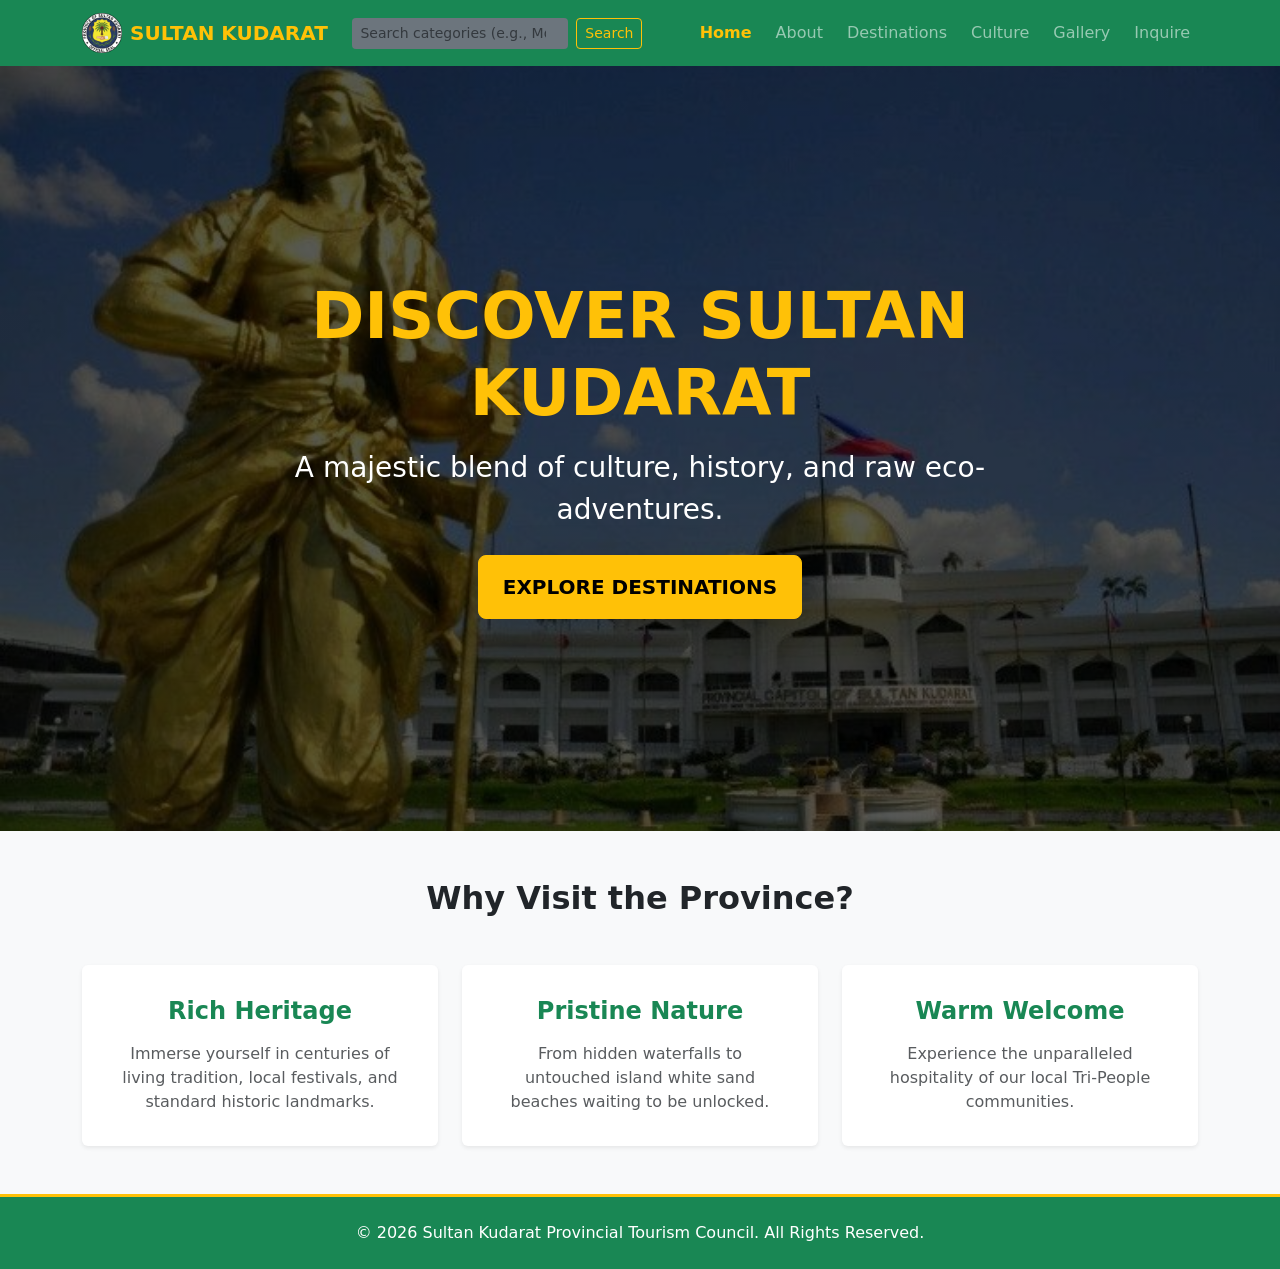
<file: index.html>
<!DOCTYPE html>
<html lang="en">
<head>
    <meta charset="UTF-8">
    <meta name="viewport" content="width=device-width, initial-scale=1.0">
    <title>Sultan Kudarat Tourism | Home</title>
    <link href="https://cdn.jsdelivr.net/npm/bootstrap@5.3.0/dist/css/bootstrap.min.css" rel="stylesheet">
    <style>
        .hero-banner {
            background: linear-gradient(rgba(0, 0, 0, 0.65), rgba(0, 0, 0, 0.65)), url('images/city.jpg') no-repeat center center/cover;
            min-height: 85vh;
            width: 100%;
        }
    </style>
    <link rel="stylesheet" href="style/style.css">
</head>
<body class="bg-light d-flex flex-column min-vh-100">

    <nav class="navbar navbar-expand-lg navbar-dark bg-success sticky-top">
        <div class="container">
            <a class="navbar-brand fw-bold text-warning d-flex align-items-center gap-2 col-7 col-sm-auto me-0" href="index.html">
                <img src="images/SKOS.png" alt="SK Logo" height="40" class="d-inline-block align-top rounded flex-shrink-0">
                <span class="custom-navbar-brand-text d-inline-block">SULTAN KUDARAT</span>
            </a>
            <button class="navbar-toggler" type="button" data-bs-toggle="collapse" data-bs-target="#navbarNav">
                <span class="navbar-toggler-icon"></span>
            </button>
            <div class="collapse navbar-collapse" id="navbarNav">
                <form class="d-flex mx-auto my-2 my-lg-0 col-12 col-lg-4" action="destinations.html" method="GET">
                    <input class="form-control form-control-sm me-2 bg-secondary text-white border-0" type="search" name="search" placeholder="Search categories (e.g., Mountain, Beach)..." aria-label="Search" value="">
                    <button class="btn btn-sm btn-outline-warning" type="submit">Search</button>
                </form>
                <ul class="navbar-nav ms-auto gap-2">
                    <li class="nav-item"><a class="nav-link active fw-semibold text-warning" href="index.html">Home</a></li>
                    <li class="nav-item"><a class="nav-link" href="about.html">About</a></li>
                    <li class="nav-item"><a class="nav-link" href="destinations.html">Destinations</a></li>
                    <li class="nav-item"><a class="nav-link" href="culture.html">Culture</a></li>
                    <li class="nav-item"><a class="nav-link" href="gallery.html">Gallery</a></li>
                    <li class="nav-item"><a class="nav-link" href="contact.html">Inquire</a></li>
                </ul>
            </div>
        </div>
    </nav>

    <div class="hero-banner d-flex align-items-center text-white text-center">
        <div class="container">
            <div class="row justify-content-center">
                <div class="col-md-10 col-lg-8">
                    <h1 class="display-3 fw-bold mb-3 text-warning text-uppercase tracking-wide">Discover Sultan Kudarat</h1>
                    <p class="lead mb-4 fs-3 fw-light">A majestic blend of culture, history, and raw eco-adventures.</p>
                    <a href="destinations.html" class="btn btn-warning btn-lg px-4 py-3 fw-bold shadow-lg text-uppercase">Explore Destinations</a>
                </div>
            </div>
        </div>
    </div>

    <div class="container my-5">
        <h2 class="text-center fw-bold mb-5 text-dark">Why Visit the Province?</h2>
        <div class="row g-4">
            <div class="col-md-4">
                <div class="card h-100 shadow-sm border-0 text-center p-3">
                    <div class="card-body">
                        <h4 class="card-title fw-bold text-success mb-3">Rich Heritage</h4>
                        <p class="card-text text-muted">Immerse yourself in centuries of living tradition, local festivals, and standard historic landmarks.</p>
                    </div>
                </div>
            </div>
            <div class="col-md-4">
                <div class="card h-100 shadow-sm border-0 text-center p-3">
                    <div class="card-body">
                        <h4 class="card-title fw-bold text-success mb-3">Pristine Nature</h4>
                        <p class="card-text text-muted">From hidden waterfalls to untouched island white sand beaches waiting to be unlocked.</p>
                    </div>
                </div>
            </div>
            <div class="col-md-4">
                <div class="card h-100 shadow-sm border-0 text-center p-3">
                    <div class="card-body">
                        <h4 class="card-title fw-bold text-success mb-3">Warm Welcome</h4>
                        <p class="card-text text-muted">Experience the unparalleled hospitality of our local Tri-People communities.</p>
                    </div>
                </div>
            </div>
        </div>
    </div>

    <footer class="bg-success text-white text-center py-4 mt-auto border-top border-warning border-3">
        <p class="mb-0">&copy; 2026 Sultan Kudarat Provincial Tourism Council. All Rights Reserved.</p>
    </footer>

    <script src="https://cdn.jsdelivr.net/npm/bootstrap@5.3.0/dist/js/bootstrap.bundle.min.js"></script>
    <script src="js/app.js"></script>
</body>
</html>
</file>
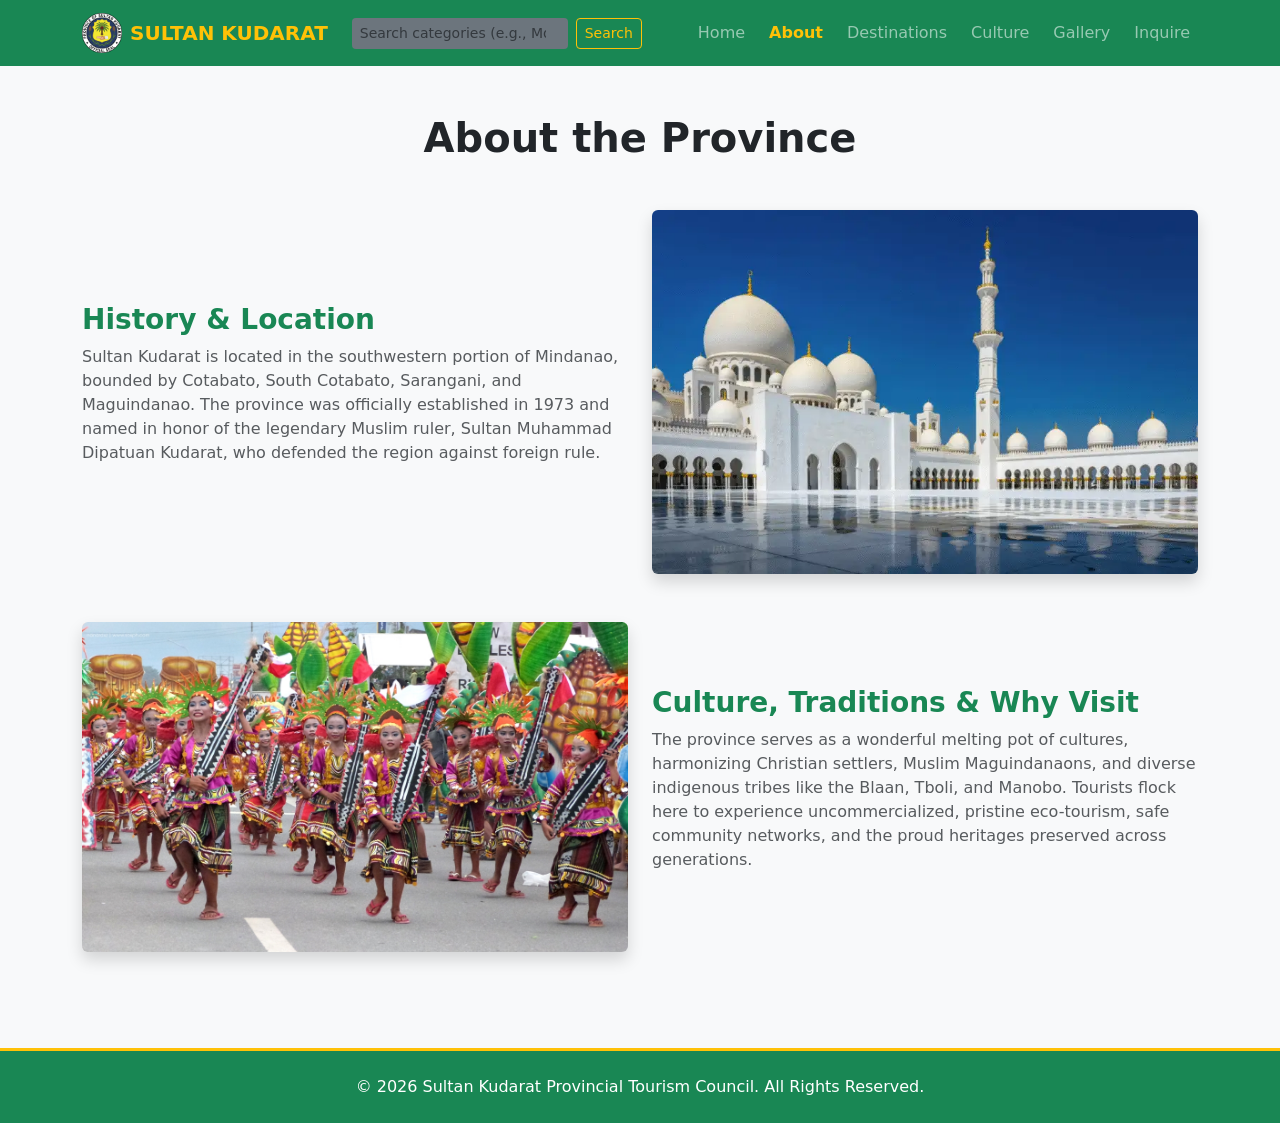
<file: about.html>
<!DOCTYPE html>
<html lang="en">
<head>
    <meta charset="UTF-8">
    <meta name="viewport" content="width=device-width, initial-scale=1.0">
    <title>About Sultan Kudarat</title>
    <link href="https://cdn.jsdelivr.net/npm/bootstrap@5.3.0/dist/css/bootstrap.min.css" rel="stylesheet">
    <link rel="stylesheet" href="style/style.css">
</head>
<body class="bg-light d-flex flex-column min-vh-100">

    <nav class="navbar navbar-expand-lg navbar-dark bg-success sticky-top">
        <div class="container">
            <a class="navbar-brand fw-bold text-warning d-flex align-items-center gap-2 col-7 col-sm-auto me-0" href="index.html">
                <img src="images/SKOS.png" alt="SK Logo" height="40" class="d-inline-block align-top rounded flex-shrink-0">
                <span class="custom-navbar-brand-text d-inline-block">SULTAN KUDARAT</span>
            </a>
            <button class="navbar-toggler" type="button" data-bs-toggle="collapse" data-bs-target="#navbarNav">
                <span class="navbar-toggler-icon"></span>
            </button>
            <div class="collapse navbar-collapse" id="navbarNav">
                <form class="d-flex mx-auto my-2 my-lg-0 col-12 col-lg-4" action="destinations.html" method="GET">
                    <input class="form-control form-control-sm me-2 bg-secondary text-white border-0" type="search" name="search" placeholder="Search categories (e.g., Mountain, Beach)..." aria-label="Search">
                    <button class="btn btn-sm btn-outline-warning" type="submit">Search</button>
                </form>
                <ul class="navbar-nav ms-auto gap-2">
                    <li class="nav-item"><a class="nav-link" href="index.html">Home</a></li>
                    <li class="nav-item"><a class="nav-link active fw-semibold text-warning" href="about.html">About</a></li>
                    <li class="nav-item"><a class="nav-link" href="destinations.html">Destinations</a></li>
                    <li class="nav-item"><a class="nav-link" href="culture.html">Culture</a></li>
                    <li class="nav-item"><a class="nav-link" href="gallery.html">Gallery</a></li>
                    <li class="nav-item"><a class="nav-link" href="contact.html">Inquire</a></li>
                </ul>
            </div>
        </div>
    </nav>

    <div class="container my-5">
        <h1 class="text-center fw-bold mb-5">About the Province</h1>

        <div class="row g-4 align-items-center mb-5">
            <div class="col-md-6">
                <h3 class="fw-bold text-success">History & Location</h3>
                <p class="text-muted">Sultan Kudarat is located in the southwestern portion of Mindanao, bounded by Cotabato, South Cotabato, Sarangani, and Maguindanao. The province was officially established in 1973 and named in honor of the legendary Muslim ruler, Sultan Muhammad Dipatuan Kudarat, who defended the region against foreign rule.</p>
            </div>
            <div class="col-md-6">
                <img src="images/dome.webp" alt="Sultan Kudarat Location" class="img-fluid rounded shadow w-100">
            </div>
        </div>

        <div class="row g-4 align-items-center mb-5 flex-md-row-reverse">
            <div class="col-md-6">
                <h3 class="fw-bold text-success">Culture, Traditions & Why Visit</h3>
                <p class="text-muted">The province serves as a wonderful melting pot of cultures, harmonizing Christian settlers, Muslim Maguindanaons, and diverse indigenous tribes like the Blaan, Tboli, and Manobo. Tourists flock here to experience uncommercialized, pristine eco-tourism, safe community networks, and the proud heritages preserved across generations.</p>
            </div>
            <div class="col-md-6">
                <img src="images/kalimudan.JPG" alt="Culture" class="img-fluid rounded shadow w-100">
            </div>
        </div>
    </div>

    <footer class="bg-success text-white text-center py-4 mt-auto border-top border-warning border-3">
        <p class="mb-0">&copy; 2026 Sultan Kudarat Provincial Tourism Council. All Rights Reserved.</p>
    </footer>

    <script src="https://cdn.jsdelivr.net/npm/bootstrap@5.3.0/dist/js/bootstrap.bundle.min.js"></script>
    <script src="js/app.js"></script>
</body>
</html>
</file>
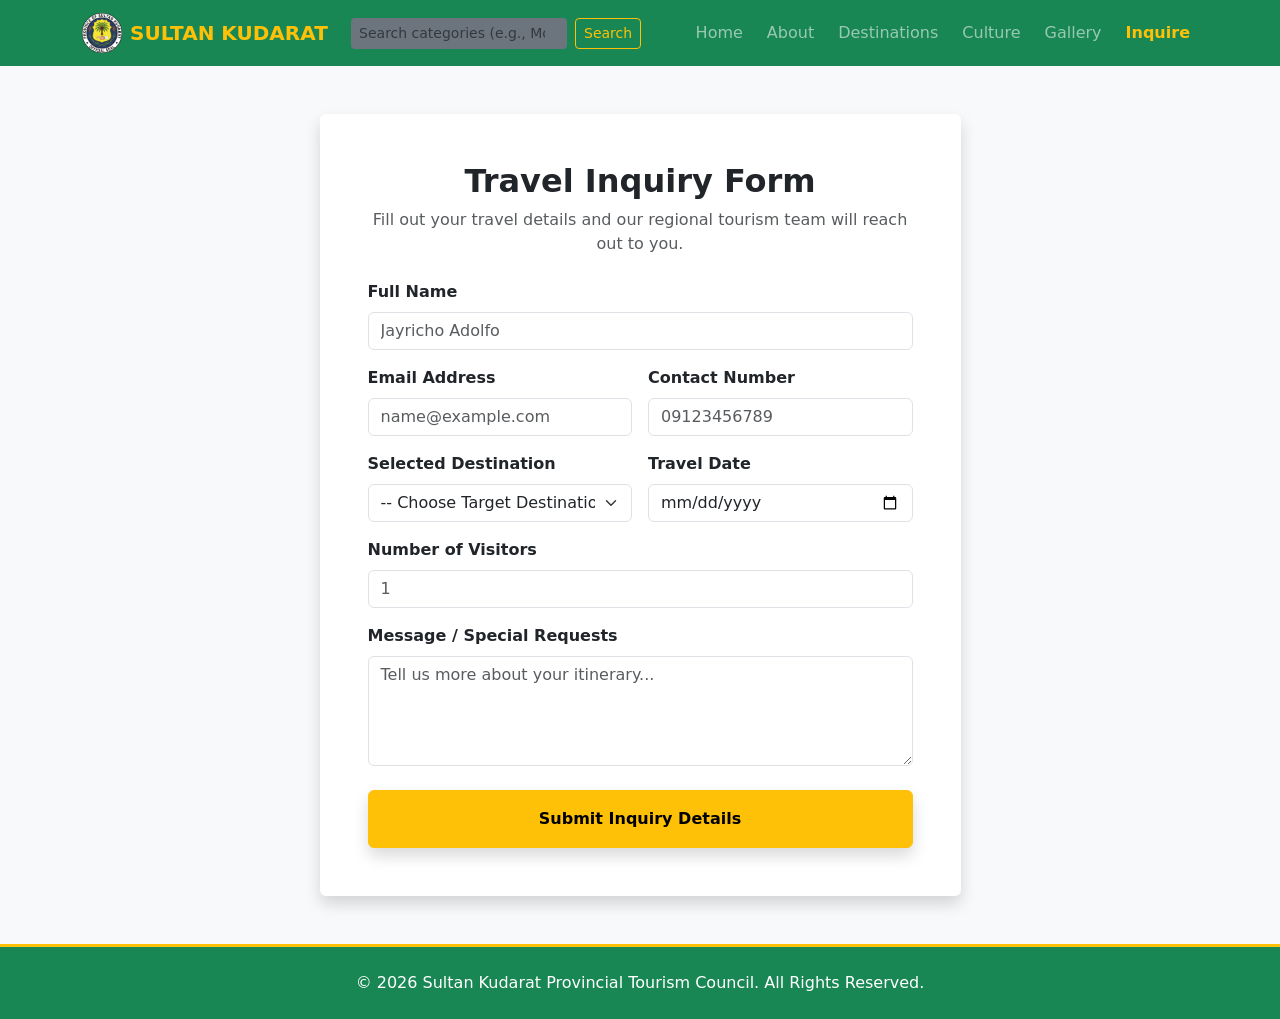
<file: contact.html>
<!DOCTYPE html>
<html lang="en">
<head>
    <meta charset="UTF-8">
    <meta name="viewport" content="width=device-width, initial-scale=1.0">
    <title>Plan Your Trip | Inquiry Form</title>
    <link href="https://cdn.jsdelivr.net/npm/bootstrap@5.3.0/dist/css/bootstrap.min.css" rel="stylesheet">
    <link rel="stylesheet" href="style/style.css">
</head>
<body class="bg-light d-flex flex-column min-vh-100">

    <nav class="navbar navbar-expand-lg navbar-dark bg-success sticky-top">
        <div class="container">
            <a class="navbar-brand fw-bold text-warning d-flex align-items-center gap-2 col-7 col-sm-auto me-0" href="index.html">
                <img src="images/SKOS.png" alt="SK Logo" height="40" class="d-inline-block align-top rounded flex-shrink-0">
                <span class="custom-navbar-brand-text d-inline-block">SULTAN KUDARAT</span>
            </a>
            <button class="navbar-toggler" type="button" data-bs-toggle="collapse" data-bs-target="#navbarNav">
                <span class="navbar-toggler-icon"></span>
            </button>
            <div class="collapse navbar-collapse" id="navbarNav">
                <form class="d-flex mx-auto my-2 my-lg-0 col-12 col-lg-4" action="destinations.html" method="GET">
                    <input class="form-control form-control-sm me-2 bg-secondary text-white border-0" type="search" name="search" placeholder="Search categories (e.g., Mountain, Beach)..." aria-label="Search">
                    <button class="btn btn-sm btn-outline-warning" type="submit">Search</button>
                </form>
                <ul class="navbar-nav ms-auto gap-2">
                    <li class="nav-item"><a class="nav-link" href="index.html">Home</a></li>
                    <li class="nav-item"><a class="nav-link" href="about.html">About</a></li>
                    <li class="nav-item"><a class="nav-link" href="destinations.html">Destinations</a></li>
                    <li class="nav-item"><a class="nav-link" href="culture.html">Culture</a></li>
                    <li class="nav-item"><a class="nav-link" href="gallery.html">Gallery</a></li>
                    <li class="nav-item"><a class="nav-link active fw-semibold text-warning" href="contact.html">Inquire</a></li>
                </ul>
            </div>
        </div>
    </nav>

    <div class="container my-5">
        <div class="row justify-content-center">
            <div class="col-lg-7">
                <div class="card shadow border-0 p-4 p-md-5">
                    <h2 class="fw-bold text-center mb-2">Travel Inquiry Form</h2>
                    <p class="text-center text-muted mb-4">Fill out your travel details and our regional tourism team will reach out to you.</p>
                    
                    <div id="errorAlertBox" class="alert alert-danger d-none" role="alert"></div>

                    <form id="inquiryForm" novalidate>
                        <div class="mb-3">
                            <label class="form-label fw-semibold">Full Name</label>
                            <input type="text" id="fullName" class="form-control" placeholder="Jayricho Adolfo">
                        </div>

                        <div class="row g-3 mb-3">
                            <div class="col-md-6">
                                <label class="form-label fw-semibold">Email Address</label>
                                <input type="email" id="emailAddress" class="form-control" placeholder="name@example.com">
                            </div>
                            <div class="col-md-6">
                                <label class="form-label fw-semibold">Contact Number</label>
                                <input type="text" id="contactNumber" class="form-control" placeholder="09123456789">
                            </div>
                        </div>

                        <div class="row g-3 mb-3">
                            <div class="col-md-6">
                                <label class="form-label fw-semibold">Selected Destination</label>
                                <select id="selectedDestination" class="form-select">
                                    <option value="">-- Choose Target Destination --</option>
                                    <option value="Provincial Capitol">Provincial Capitol Building</option>
                                    <option value="Bamban Falls">Bamban Falls</option>
                                    <option value="Balot Island">Balot Island (Kalamansig)</option>
                                </select>
                            </div>
                            <div class="col-md-6">
                                <label class="form-label fw-semibold">Travel Date</label>
                                <input type="date" id="travelDate" class="form-control">
                            </div>
                        </div>

                        <div class="mb-3">
                            <label class="form-label fw-semibold">Number of Visitors</label>
                            <input type="number" id="visitorCount" class="form-control" min="1" placeholder="1">
                        </div>

                        <div class="mb-4">
                            <label class="form-label fw-semibold">Message / Special Requests</label>
                            <textarea id="userMessage" class="form-control" rows="4" placeholder="Tell us more about your itinerary..."></textarea>
                        </div>

                        <button type="submit" class="btn btn-warning w-100 py-3 fw-bold shadow">Submit Inquiry Details</button>
                    </form>
                </div>
            </div>
        </div>
    </div>

    <footer class="bg-success text-white text-center py-4 mt-auto border-top border-warning border-3">
        <p class="mb-0">&copy; 2026 Sultan Kudarat Provincial Tourism Council. All Rights Reserved.</p>
    </footer>

    <script src="https://cdn.jsdelivr.net/npm/bootstrap@5.3.0/dist/js/bootstrap.bundle.min.js"></script>
    <script src="js/app.js"></script>
</body>
</html>
</file>
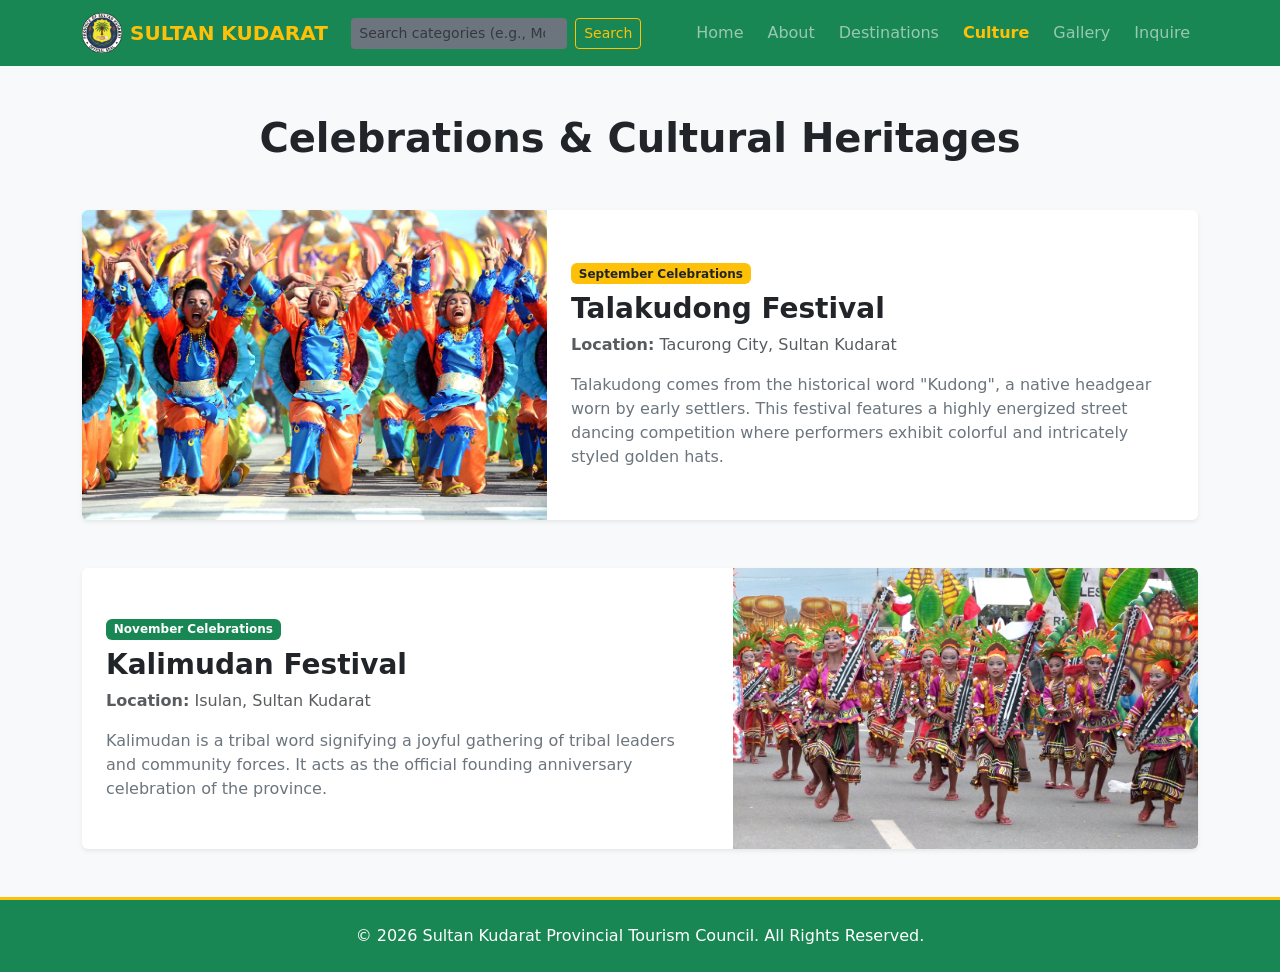
<file: culture.html>
<!DOCTYPE html>
<html lang="en">
<head>
    <meta charset="UTF-8">
    <meta name="viewport" content="width=device-width, initial-scale=1.0">
    <title>Festivals & Culture | Sultan Kudarat</title>
    <link href="https://cdn.jsdelivr.net/npm/bootstrap@5.3.0/dist/css/bootstrap.min.css" rel="stylesheet">
    <link rel="stylesheet" href="style/style.css">
</head>
<body class="bg-light d-flex flex-column min-vh-100">

    <nav class="navbar navbar-expand-lg navbar-dark bg-success sticky-top">
        <div class="container">
            <a class="navbar-brand fw-bold text-warning d-flex align-items-center gap-2 col-7 col-sm-auto me-0" href="index.html">
                <img src="images/SKOS.png" alt="SK Logo" height="40" class="d-inline-block align-top rounded flex-shrink-0">
                <span class="custom-navbar-brand-text d-inline-block">SULTAN KUDARAT</span>
            </a>
            <button class="navbar-toggler" type="button" data-bs-toggle="collapse" data-bs-target="#navbarNav">
                <span class="navbar-toggler-icon"></span>
            </button>
            <div class="collapse navbar-collapse" id="navbarNav">
                <form class="d-flex mx-auto my-2 my-lg-0 col-12 col-lg-4" action="destinations.html" method="GET">
                    <input class="form-control form-control-sm me-2 bg-secondary text-white border-0" type="search" name="search" placeholder="Search categories (e.g., Mountain, Beach)..." aria-label="Search">
                    <button class="btn btn-sm btn-outline-warning" type="submit">Search</button>
                </form>
                <ul class="navbar-nav ms-auto gap-2">
                    <li class="nav-item"><a class="nav-link" href="index.html">Home</a></li>
                    <li class="nav-item"><a class="nav-link" href="about.html">About</a></li>
                    <li class="nav-item"><a class="nav-link" href="destinations.html">Destinations</a></li>
                    <li class="nav-item"><a class="nav-link active fw-semibold text-warning" href="culture.html">Culture</a></li>
                    <li class="nav-item"><a class="nav-link" href="gallery.html">Gallery</a></li>
                    <li class="nav-item"><a class="nav-link" href="contact.html">Inquire</a></li>
                </ul>
            </div>
        </div>
    </nav>

    <div class="container my-5">
        <h1 class="text-center fw-bold mb-5">Celebrations & Cultural Heritages</h1>

        <div class="row g-5">
            <div class="col-12">
                <div class="card shadow-sm border-0 overflow-hidden">
                    <div class="row g-0 align-items-center">
                        <div class="col-md-5">
                            <img src="images/talakudong.jpg" alt="Talakudong Festival" class="img-fluid h-100 w-100 object-fit-cover">
                        </div>
                        <div class="col-md-7">
                            <div class="card-body p-4">
                                <span class="badge bg-warning text-dark mb-2">September Celebrations</span>
                                <h3 class="fw-bold mb-2">Talakudong Festival</h3>
                                <p class="text-muted mb-1"><strong>Location:</strong> Tacurong City, Sultan Kudarat</p>
                                <p class="card-text text-secondary mt-3">Talakudong comes from the historical word "Kudong", a native headgear worn by early settlers. This festival features a highly energized street dancing competition where performers exhibit colorful and intricately styled golden hats.</p>
                            </div>
                        </div>
                    </div>
                </div>
            </div>

            <div class="col-12">
                <div class="card shadow-sm border-0 overflow-hidden">
                    <div class="row g-0 align-items-center flex-md-row-reverse">
                        <div class="col-md-5">
                            <img src="images/kalimudan.JPG" alt="Kalimudan Festival" class="img-fluid h-100 w-100 object-fit-cover">
                        </div>
                        <div class="col-md-7">
                            <div class="card-body p-4">
                                <span class="badge bg-success text-white mb-2">November Celebrations</span>
                                <h3 class="fw-bold mb-2">Kalimudan Festival</h3>
                                <p class="text-muted mb-1"><strong>Location:</strong> Isulan, Sultan Kudarat</p>
                                <p class="card-text text-secondary mt-3">Kalimudan is a tribal word signifying a joyful gathering of tribal leaders and community forces. It acts as the official founding anniversary celebration of the province.</p>
                            </div>
                        </div>
                    </div>
                </div>
            </div>
        </div>
    </div>

    <footer class="bg-success text-white text-center py-4 mt-auto border-top border-warning border-3">
        <p class="mb-0">&copy; 2026 Sultan Kudarat Provincial Tourism Council. All Rights Reserved.</p>
    </footer>

    <script src="https://cdn.jsdelivr.net/npm/bootstrap@5.3.0/dist/js/bootstrap.bundle.min.js"></script>
    <script src="js/app.js"></script>
</body>
</html>
</file>
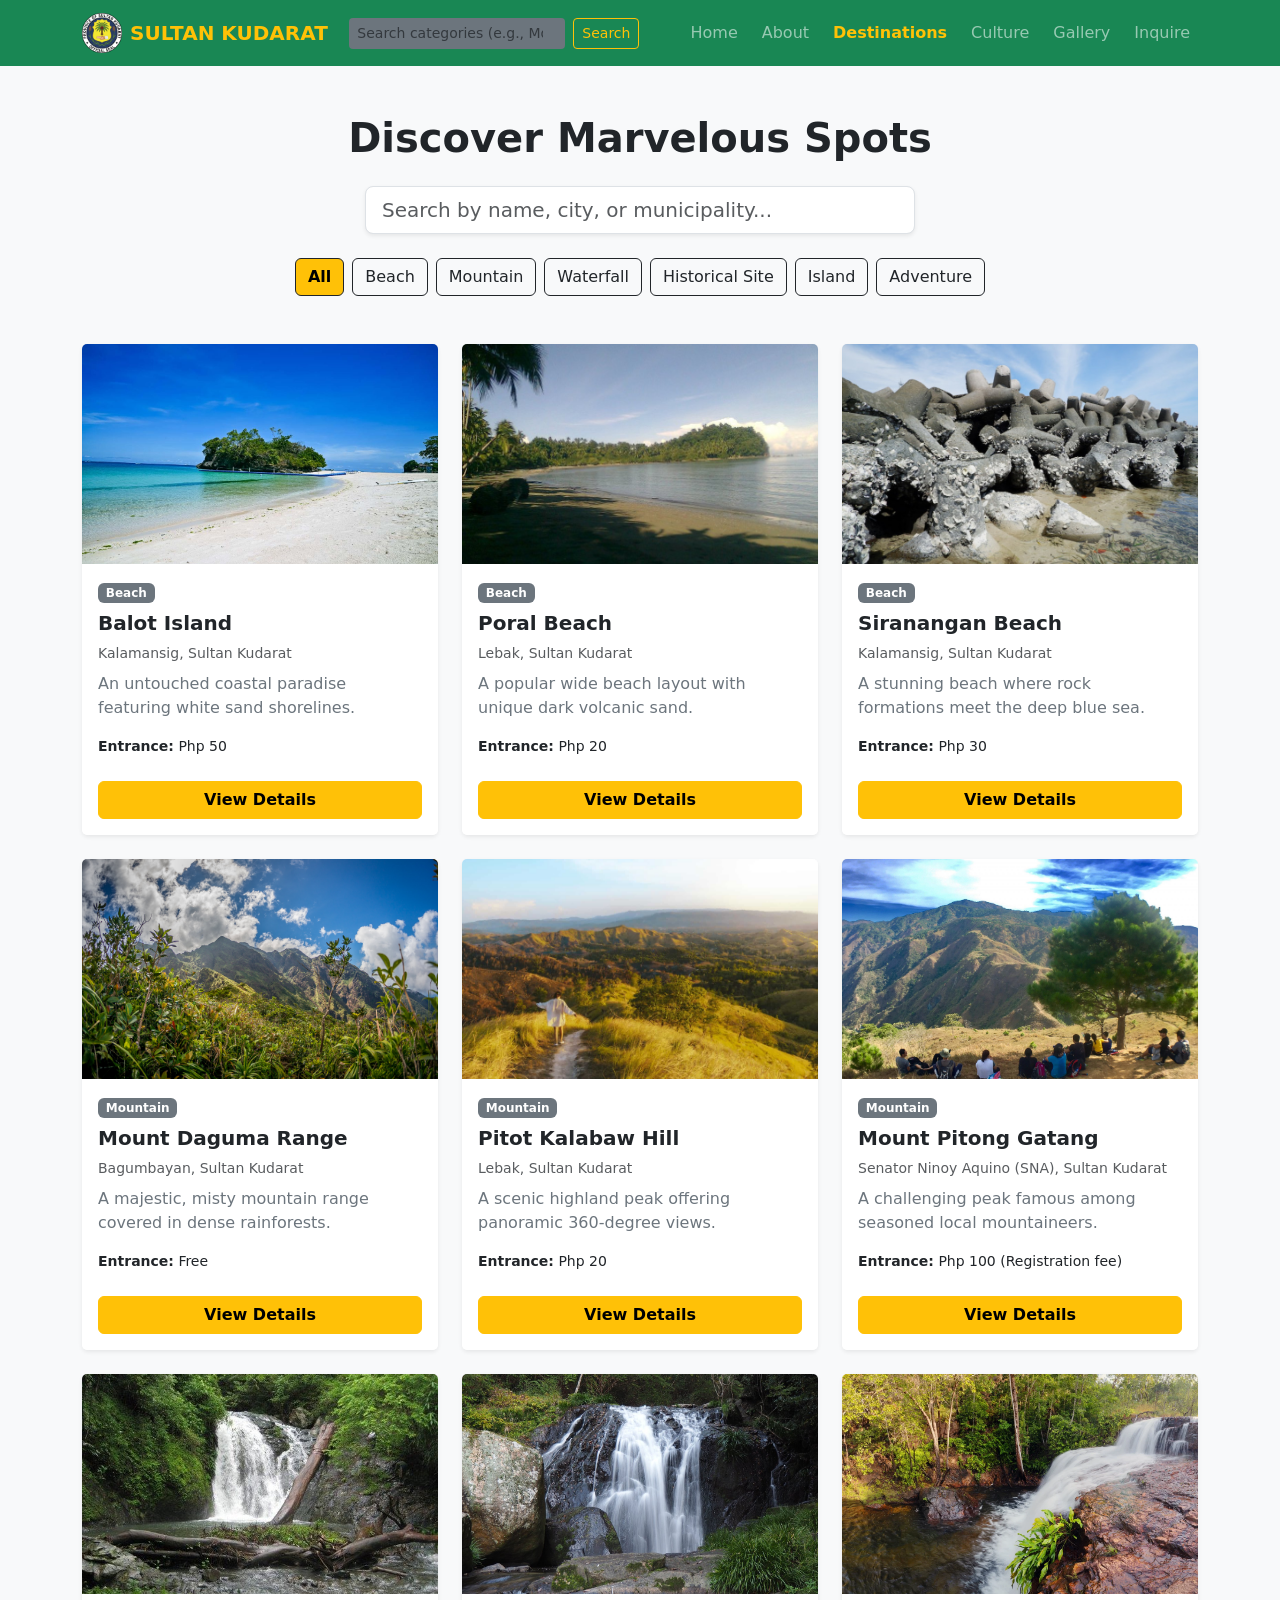
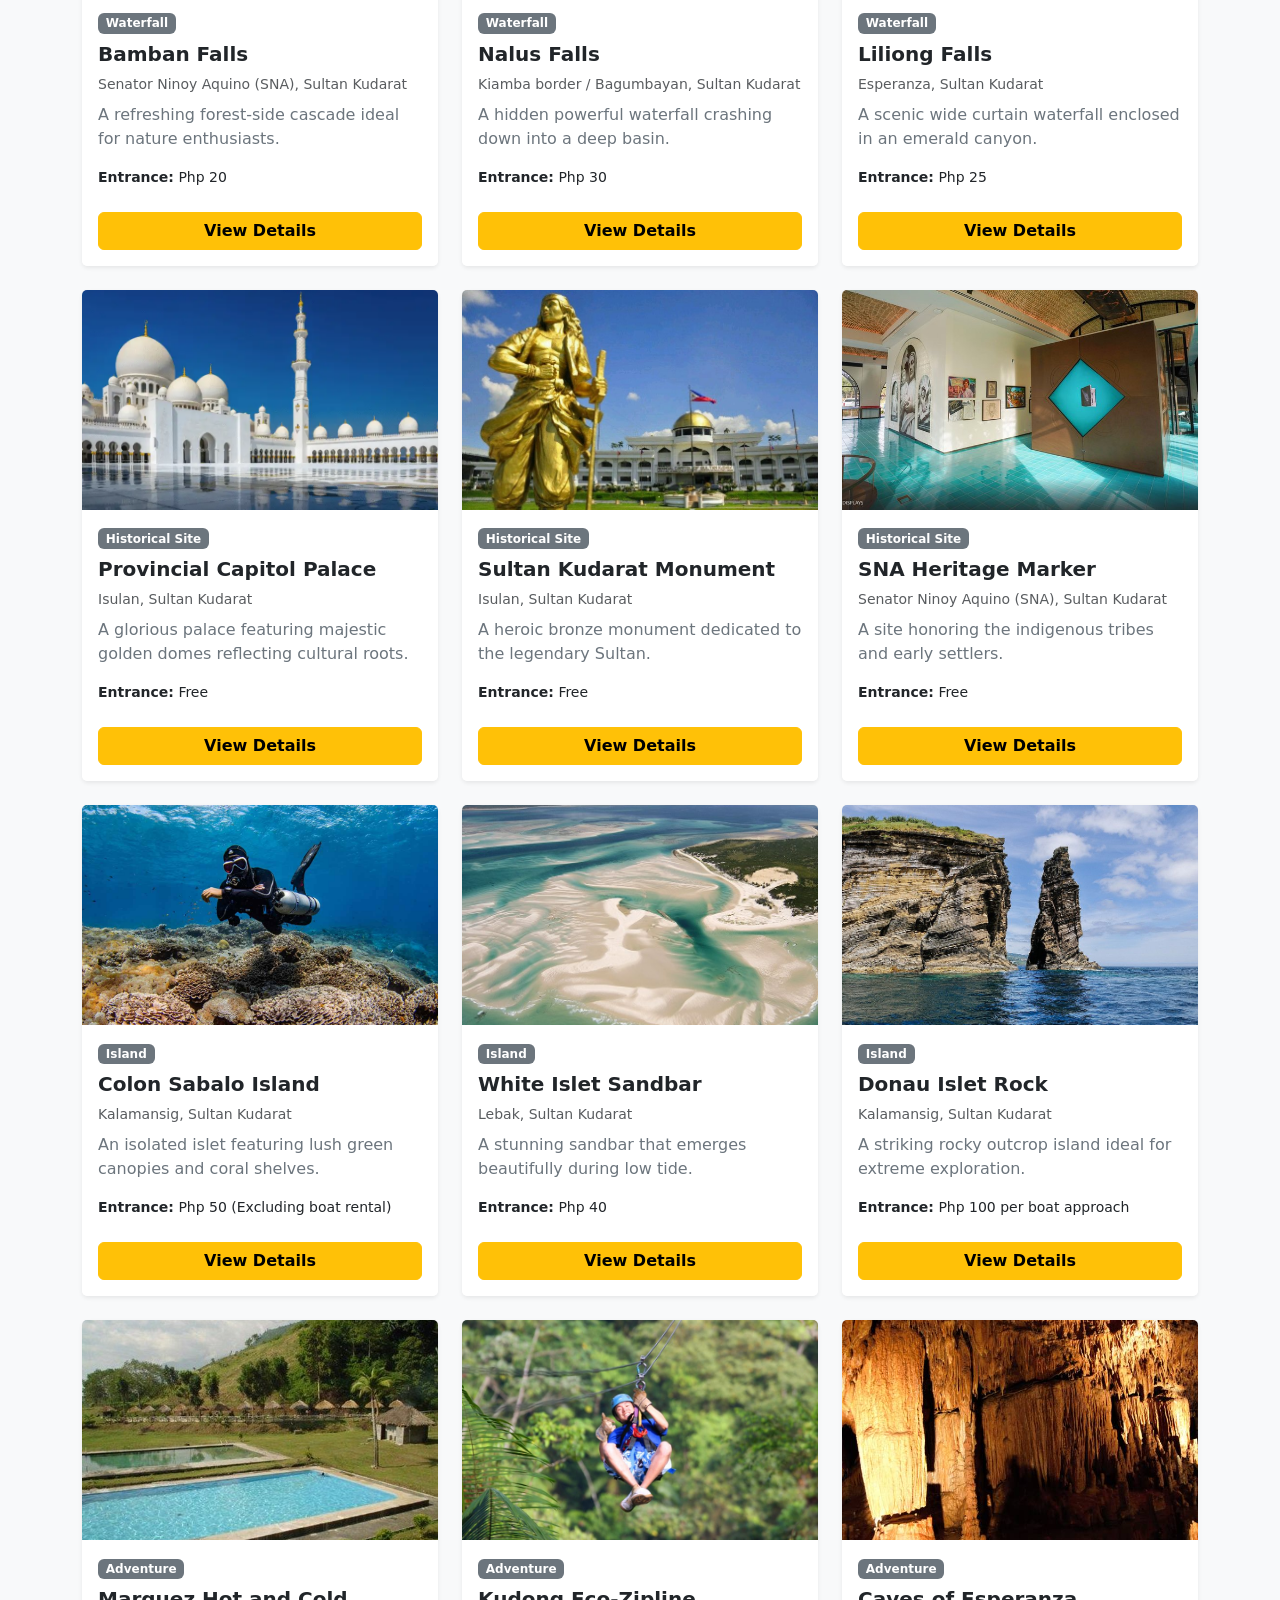
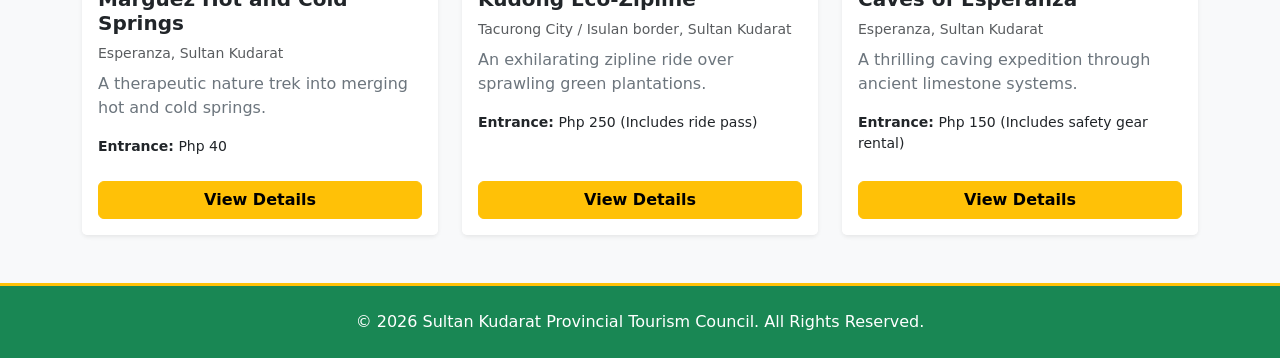
<file: destinations.html>
<!DOCTYPE html>
<html lang="en">
<head>
    <meta charset="UTF-8">
    <meta name="viewport" content="width=device-width, initial-scale=1.0">
    <title>Destinations | Sultan Kudarat</title>
    <link href="https://cdn.jsdelivr.net/npm/bootstrap@5.3.0/dist/css/bootstrap.min.css" rel="stylesheet">
    <link rel="stylesheet" href="style/style.css">
</head>
<body class="bg-light d-flex flex-column min-vh-100">

    <nav class="navbar navbar-expand-lg navbar-dark bg-success sticky-top">
        <div class="container">
            <a class="navbar-brand fw-bold text-warning d-flex align-items-center gap-2 col-7 col-sm-auto me-0" href="index.html">
                <img src="images/SKOS.png" alt="SK Logo" height="40" class="d-inline-block align-top rounded flex-shrink-0">
                <span class="custom-navbar-brand-text d-inline-block">SULTAN KUDARAT</span>
            </a>
            <button class="navbar-toggler" type="button" data-bs-toggle="collapse" data-bs-target="#navbarNav">
                <span class="navbar-toggler-icon"></span>
            </button>
            <div class="collapse navbar-collapse" id="navbarNav">
                <form class="d-flex mx-auto my-2 my-lg-0 col-12 col-lg-4" action="destinations.html" method="GET">
                    <input class="form-control form-control-sm me-2 bg-secondary text-white border-0" type="search" name="search" placeholder="Search categories (e.g., Mountain, Beach)..." aria-label="Search">
                    <button class="btn btn-sm btn-outline-warning" type="submit">Search</button>
                </form>
                <ul class="navbar-nav ms-auto gap-2">
                    <li class="nav-item"><a class="nav-link" href="index.html">Home</a></li>
                    <li class="nav-item"><a class="nav-link" href="about.html">About</a></li>
                    <li class="nav-item"><a class="nav-link active fw-semibold text-warning" href="destinations.html">Destinations</a></li>
                    <li class="nav-item"><a class="nav-link" href="culture.html">Culture</a></li>
                    <li class="nav-item"><a class="nav-link" href="gallery.html">Gallery</a></li>
                    <li class="nav-item"><a class="nav-link" href="contact.html">Inquire</a></li>
                </ul>
            </div>
        </div>
    </nav>

    <div class="container my-5">
        <h1 class="text-center fw-bold mb-4">Discover Marvelous Spots</h1>

        <div class="row g-3 mb-5 justify-content-center">
            <div class="col-md-6">
                <input type="text" id="searchInput" class="form-control form-control-lg shadow-sm" placeholder="Search by name, city, or municipality...">
            </div>
            <div class="col-12 text-center">
                <div class="d-flex flex-wrap justify-content-center gap-2 mt-2" id="filterButtonGroup">
                    <button class="btn btn-outline-dark filter-btn active" data-category="All">All</button>
                    <button class="btn btn-outline-dark filter-btn" data-category="Beach">Beach</button>
                    <button class="btn btn-outline-dark filter-btn" data-category="Mountain">Mountain</button>
                    <button class="btn btn-outline-dark filter-btn" data-category="Waterfall">Waterfall</button>
                    <button class="btn btn-outline-dark filter-btn" data-category="Historical Site">Historical Site</button>
                    <button class="btn btn-outline-dark filter-btn" data-category="Island">Island</button>
                    <button class="btn btn-outline-dark filter-btn" data-category="Adventure">Adventure</button>
                </div>
            </div>
        </div>

        <div class="row row-cols-1 row-cols-md-2 row-cols-lg-3 g-4" id="destinationsGrid"></div>
    </div>

    <div class="modal fade" id="destinationModal" tabindex="-1" aria-hidden="true">
        <div class="modal-dialog modal-dialog-centered modal-lg">
            <div class="modal-content" id="modalTargetBody"></div>
        </div>
    </div>

    <footer class="bg-success text-white text-center py-4 mt-auto border-top border-warning border-3">
        <p class="mb-0">&copy; 2026 Sultan Kudarat Provincial Tourism Council. All Rights Reserved.</p>
    </footer>

    <script src="https://cdn.jsdelivr.net/npm/bootstrap@5.3.0/dist/js/bootstrap.bundle.min.js"></script>
    <script src="js/app.js"></script>
</body>
</html>
</file>
<file: style/style.css>
.filter-btn.active { background-color: #ffc107 !important; color: #000 !important; font-weight: bold; }

.gallery-img { cursor: pointer; transition: transform 0.2s ease; height: 200px; object-fit: cover; }
.gallery-img:hover { transform: scale(1.04); filter: brightness(90%); }
.lightbox-bg { background-color: rgba(0,0,0,0.95) !important; }

/* Responsive Navbar Brand Text to ensure consistency with index.html */
.custom-navbar-brand-text {
    font-size: 1rem; /* Smaller typography size on mobile */
    white-space: normal; /* Allows text to wrap over two lines if screen is extremely narrow */
    line-height: 1.2;
}

@media (min-width: 576px) {
    .custom-navbar-brand-text {
    font-size: 1.25rem; /* Standard larger size on tablets and desktops */
    }
}
</file>
